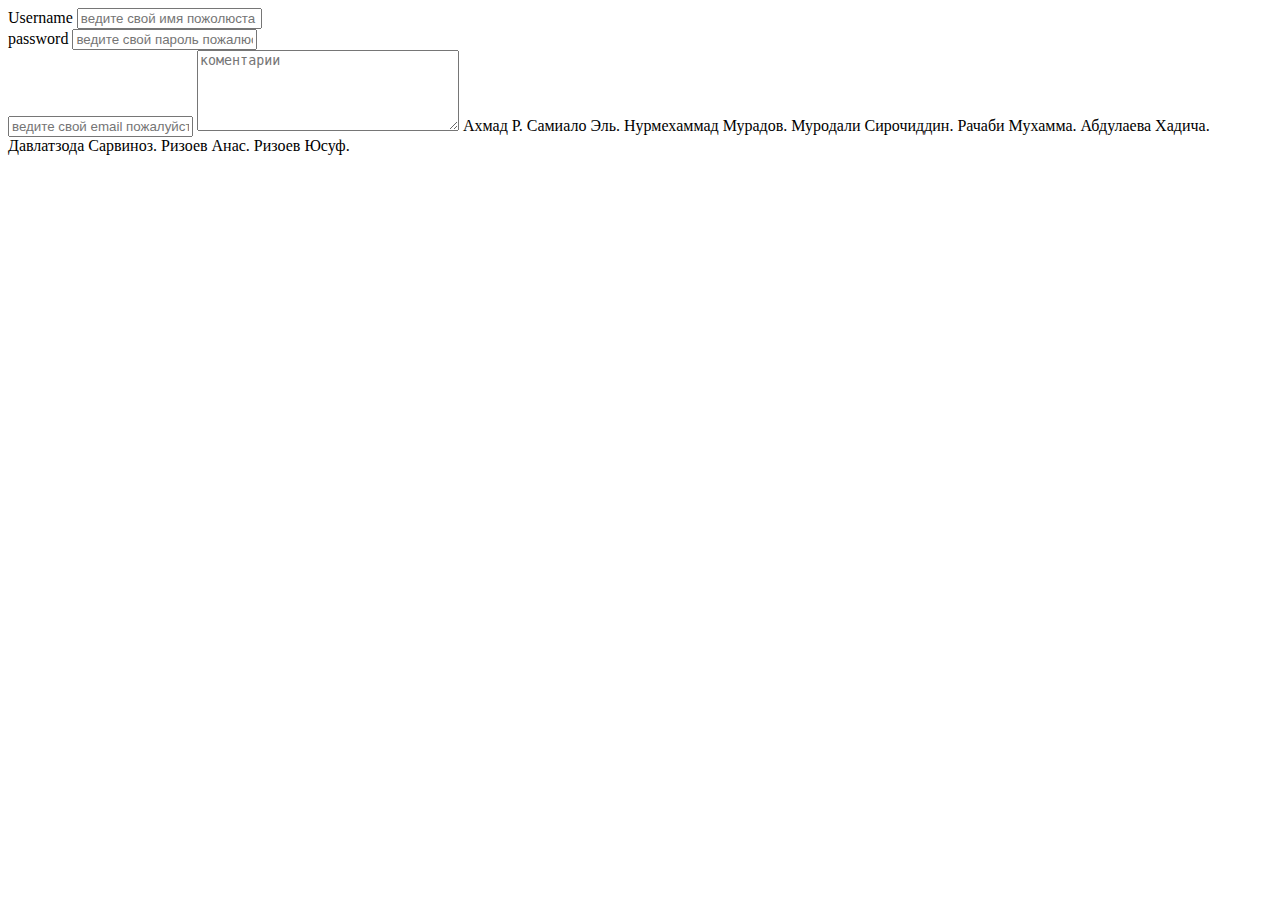
<file: index.html>
<!DOCTYPE html>
<html lang="en">
<head>
    <meta charset="UTF-8">
    <meta name="viewport" content="width=device-width, initial-scale=1.0">
    <title>Document</title>
</head>
<body>
    <form>
        <div>
            <label for="Username"> Username</label>
        
            <input for="text" id="Username" placeholder="ведите свой имя пожолюста"></input>   
        </div>
<div>
    <label for="password"> password</label>

    <input for="password" id="password" placeholder="ведите свой пароль пожалюста"></input>
    
</div>
         
            <label for="email" Email:></label>
            <input typr="email" id="email" placeholder="ведите свой email пожалуйста"></inpyt>
            
            <textarea name="textarea" id="textarea" cols="30" rows="5" placeholder="коментарии"></textarea>

           
</body> 
</html>

Ахмад Р.
Самиало Эль. 
Нурмехаммад Мурадов.
Муродали Сирочиддин.
Рачаби Мухамма.
Абдулаева Хадича.
Давлатзода Сарвиноз.
Ризоев Анас.
Ризоев Юсуф.
</file>
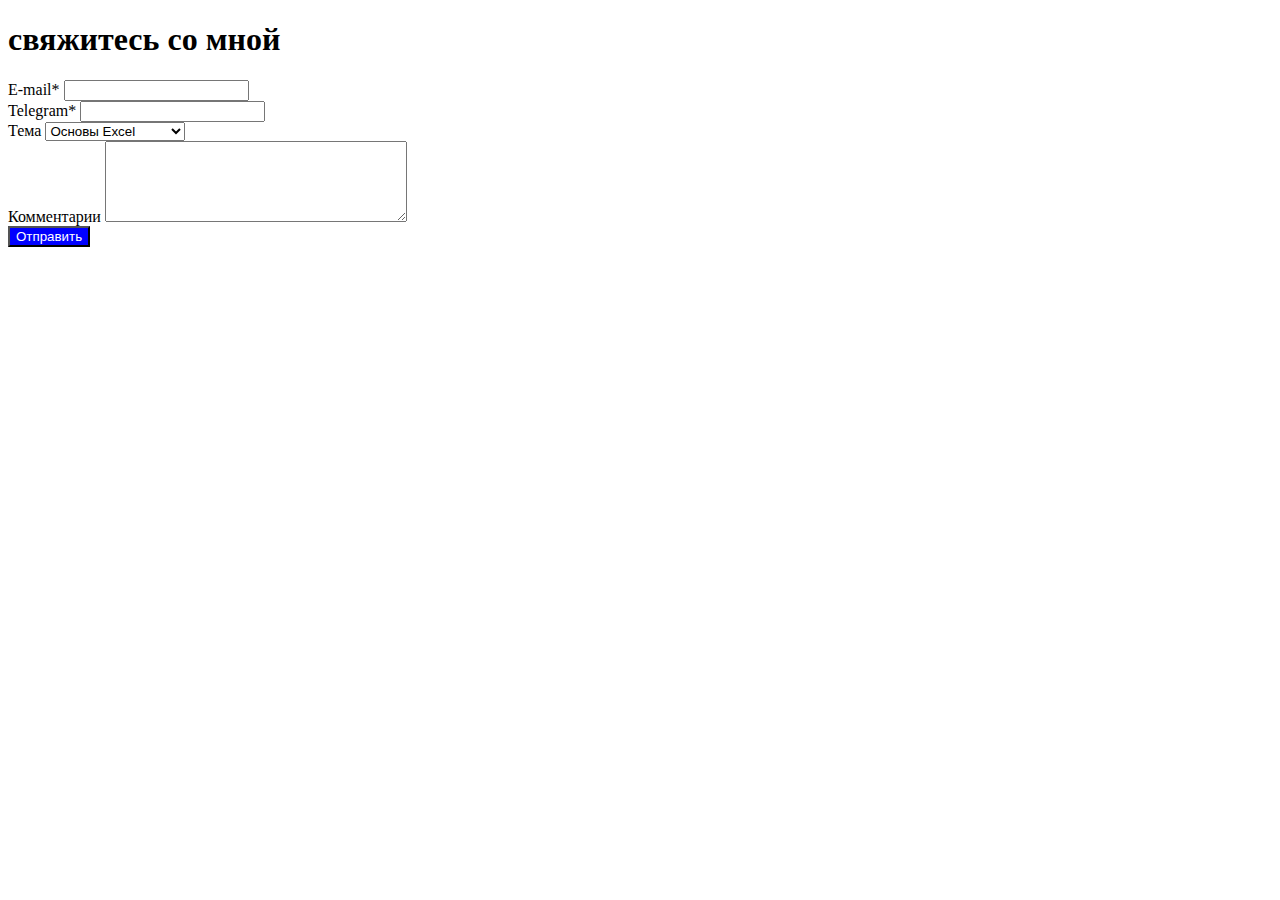
<file: form.html>
<!DOCTYPE html>
<html lang="en">
<head>
    <meta charset="UTF-8">
    <meta name="viewport" content="width=device-width, initial-scale=1.0">
    <title>Form Data</title>
</head>
<body>
    <form>
        <h1>свяжитесь со мной</h1>
        <div>
            <label for="email">E-mail*</label>
            <input type="email" name="Email" id="email">

        </div>

        <div>
            <label for="telegram">Telegram*</label>
            <input type="number"name="telegram" id="telegram">
        </div>

        <div>
            <label for="theme">Тема</label>
            <select name="theme" id="theme">
                <optgroup label="IT">
                  <option>Основы ОКП</option>
                </optgroup>
                <optgroup label="UI-UX">
                  <option>Основы Figma</option>
                  <option>Основы дизайна</option>
                </optgroup>
                <optgroup label="Аналитика">
                  <option selected>Основы Excel</option>
                  <option>Основы Python</option>
                </optgroup>
              </select>
        </div>
        <div>
            <label for="comment">Комментарии</label>
            <textarea name="comment" id="comment" rows="5" cols="35"></textarea>
        </div>
        <div>
            <button type="submit" style="background-color: blue; color: white;">Отправить</button>
        </div>
    </form>
</body>
</html>
</file>
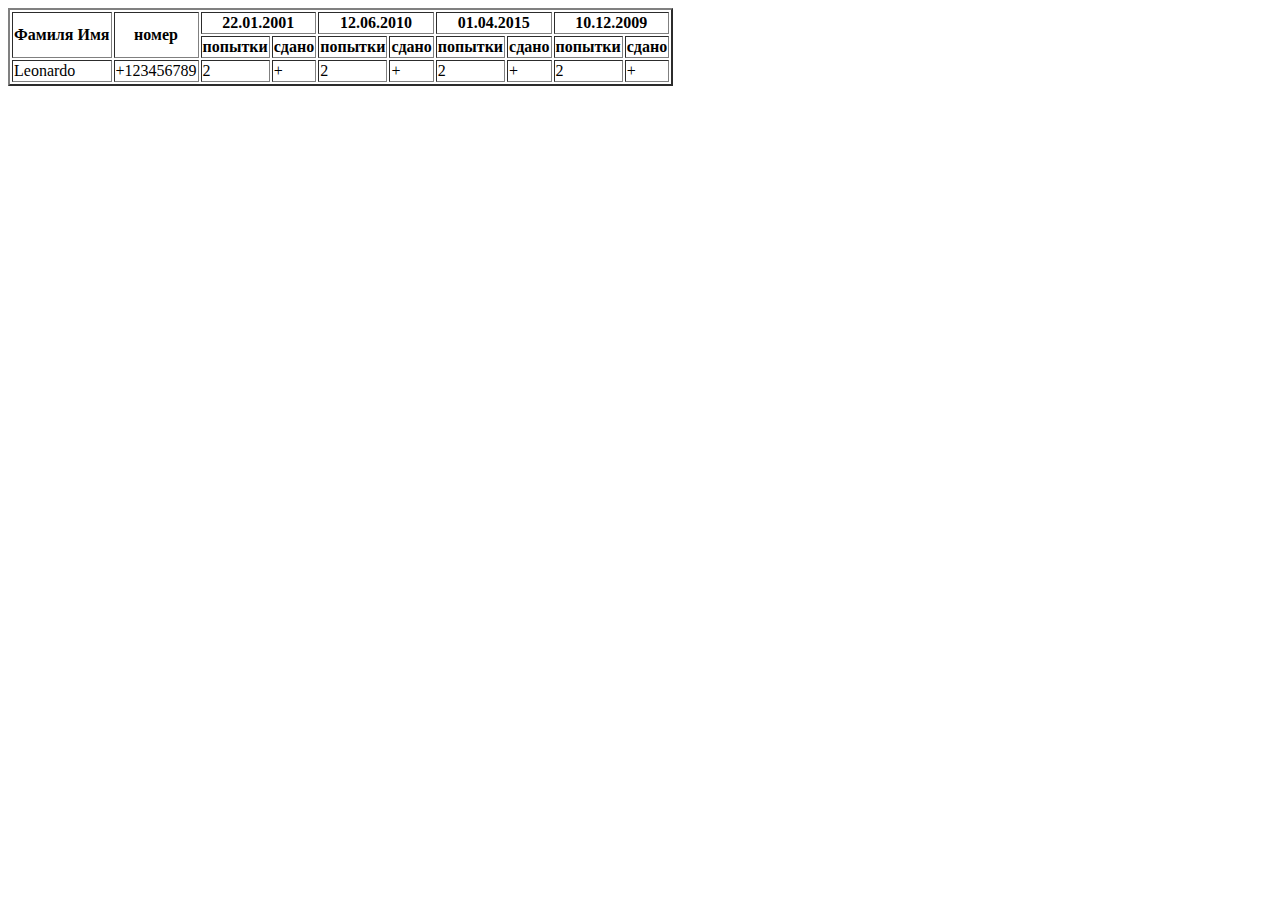
<file: tableEX.html>
<!DOCTYPE html>
<html lang="en">
<head>
    <meta charset="UTF-8">
    <meta name="viewport" content="width=device-width, initial-scale=1.0">
    <title>Document</title>
</head>
<body>
    <table border="2">
        <thead>
            <tr>
                <th rowspan="2">Фамиля Имя</th>
                <th rowspan="2">номер</th>
                <th colspan="2">22.01.2001</th>
                <th colspan="2">12.06.2010</th>
                <th colspan="2">01.04.2015</th>
                <th colspan="2">10.12.2009</th>
            </tr>
            <tr>
                <th>попытки</th>
                <th>сдано</th>
                <th>попытки</th>
                <th>сдано</th>
                <th>попытки</th>
                <th>сдано</th>
                <th>попытки</th>
                <th>сдано</th>
            </tr>
        </thead>
        <tbody>
         <tr>
            <td>Leonardo</td>
            <td>+123456789</td>
            <td>2</td>
            <td>+</td>
            <td>2</td>
            <td>+</td>
            <td>2</td>
            <td>+</td>
            <td>2</td>
            <td>+</td>
         </tr>
        </tbody>
    </table>
</body>
</html>
</file>
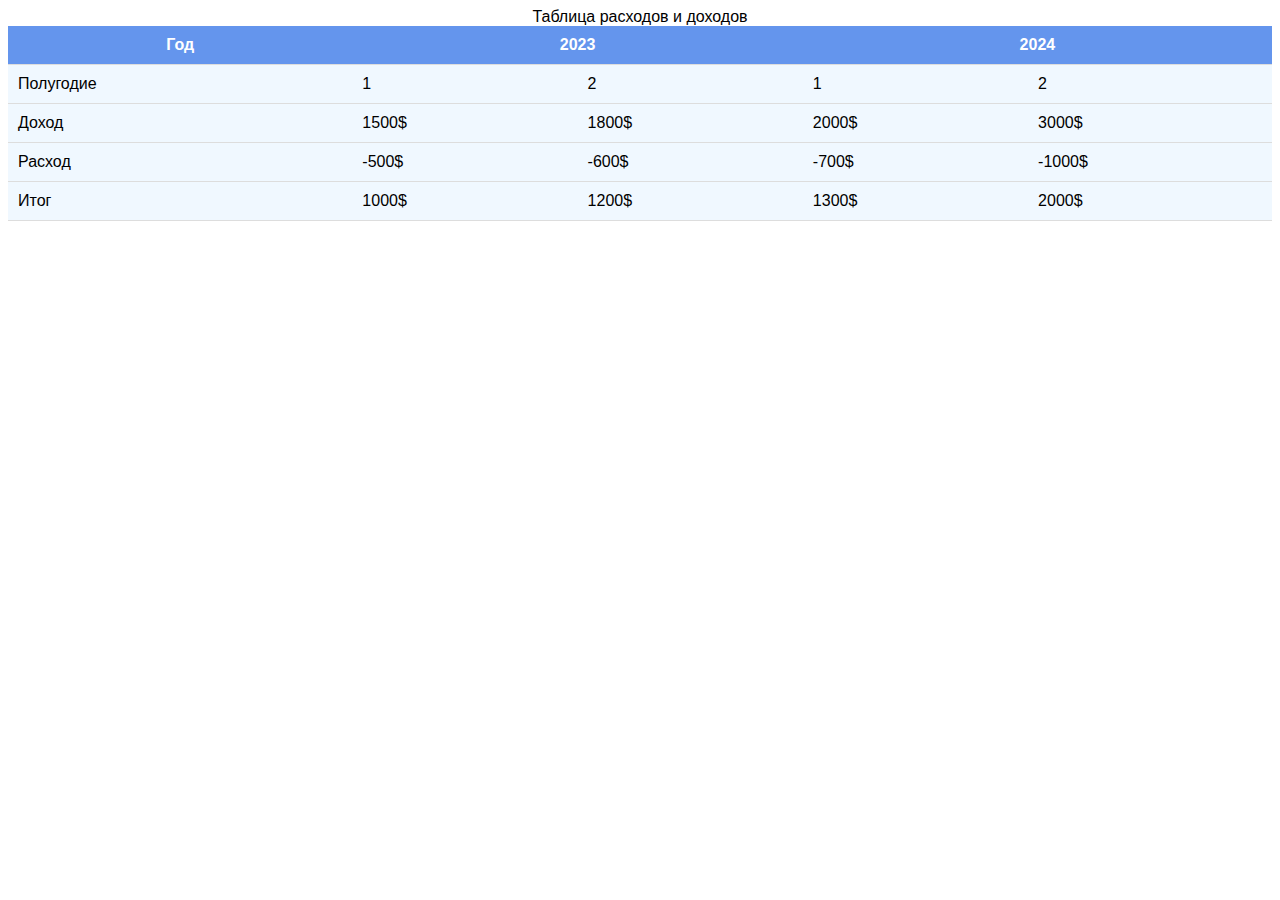
<file: tables.html>
<!DOCTYPE html>
<html lang="en">
<head>
    <meta charset="UTF-8">
    <meta name="viewport" content="width=device-width, initial-scale=1.0">
    <title>Document</title>
    <link rel="stylesheet" href="styles.css">
</head>
<body>
    <table class="firstTable">
        <caption>Таблица расходов и доходов</caption>
        <thead id="firstTHead">
            <tr>
                <th >Год</th>
                <th colspan="2">2023</th>
                <th colspan="2">2024</th>
            </tr>
        </thead>
        <tbody id="firstTBody">
            <tr>
                <td>Полугодие</td>
                <td>1</td>
                <td>2</td>
                <td>1</td>
                <td>2</td>
            </tr>
            <tr>
                <td>Доход</td>
                <td>1500$</td>
                <td>1800$</td>
                <td>2000$</td>
                <td>3000$</td>
            </tr>
            <tr>
                <td>Расход</td>
                <td>-500$</td>
                <td>-600$</td>
                <td>-700$</td>
                <td>-1000$</td>
            </tr>
            <tr>
                <td>Итог</td>
                <td>1000$</td>
                <td>1200$</td>
                <td>1300$</td>
                <td>2000$</td>
            </tr>
        </tbody>
    </table>
</body>
</html>
</file>
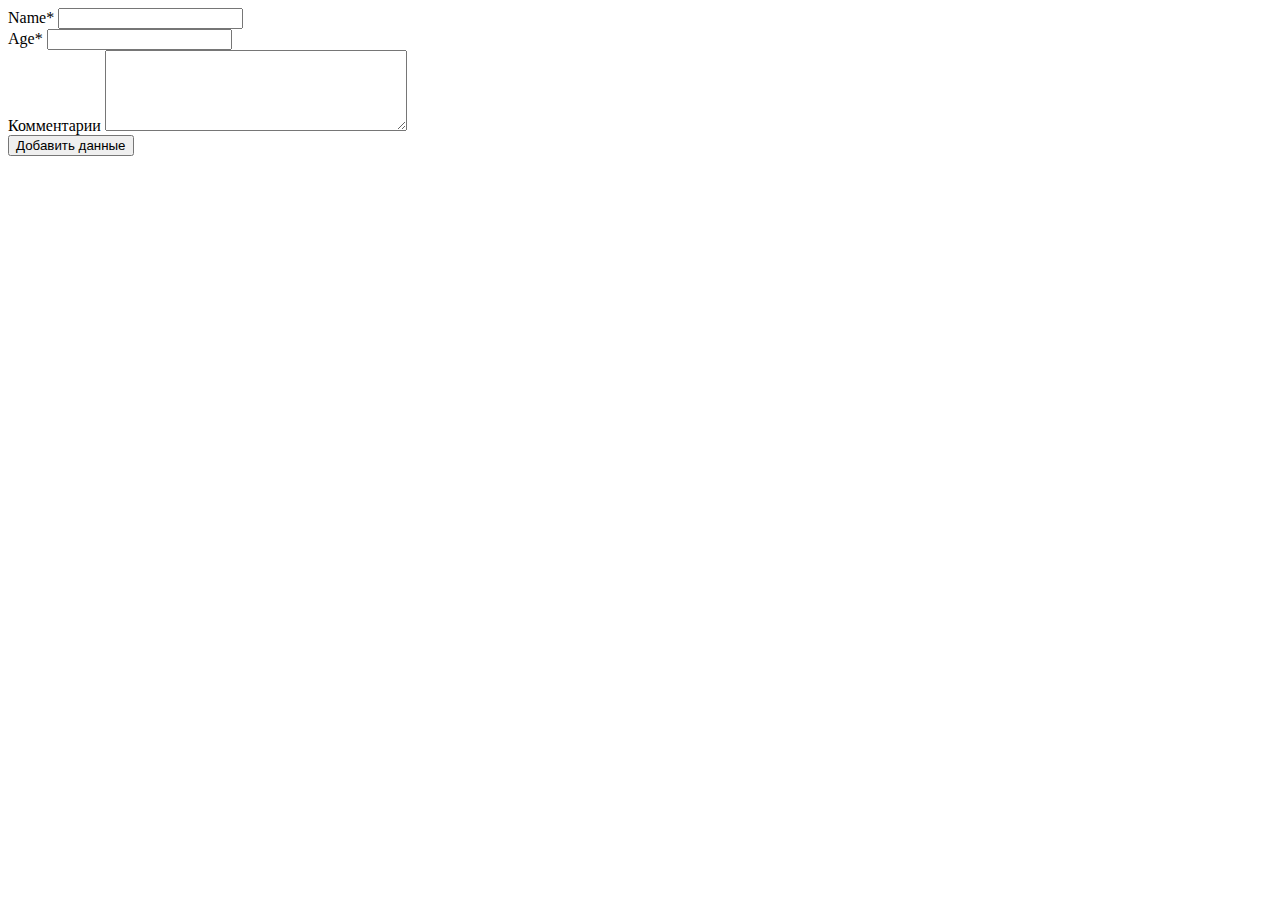
<file: JS Examples/demoJS.html>
<!DOCTYPE html>
<html lang="en">
<head>
    <meta charset="UTF-8">
    <meta name="viewport" content="width=device-width, initial-scale=1.0">
    <title>Document</title>
</head>
<body>
    <div>
        <label for="name">Name*</label>
        <input type="text" name="name" id="name">
    </div>
    <div>
        <label for="age">Age*</label>
        <input type="number" name="age" id="age">
    </div>
    <div>
        <label for="comment">Комментарии</label>
        <textarea name="comment" id="comment" rows="5" cols="35"></textarea>
    </div>
    <button onclick="addNewData()">Добавить данные</button>
    <script src="./objects.js"></script>
</body>
</html>
</file>
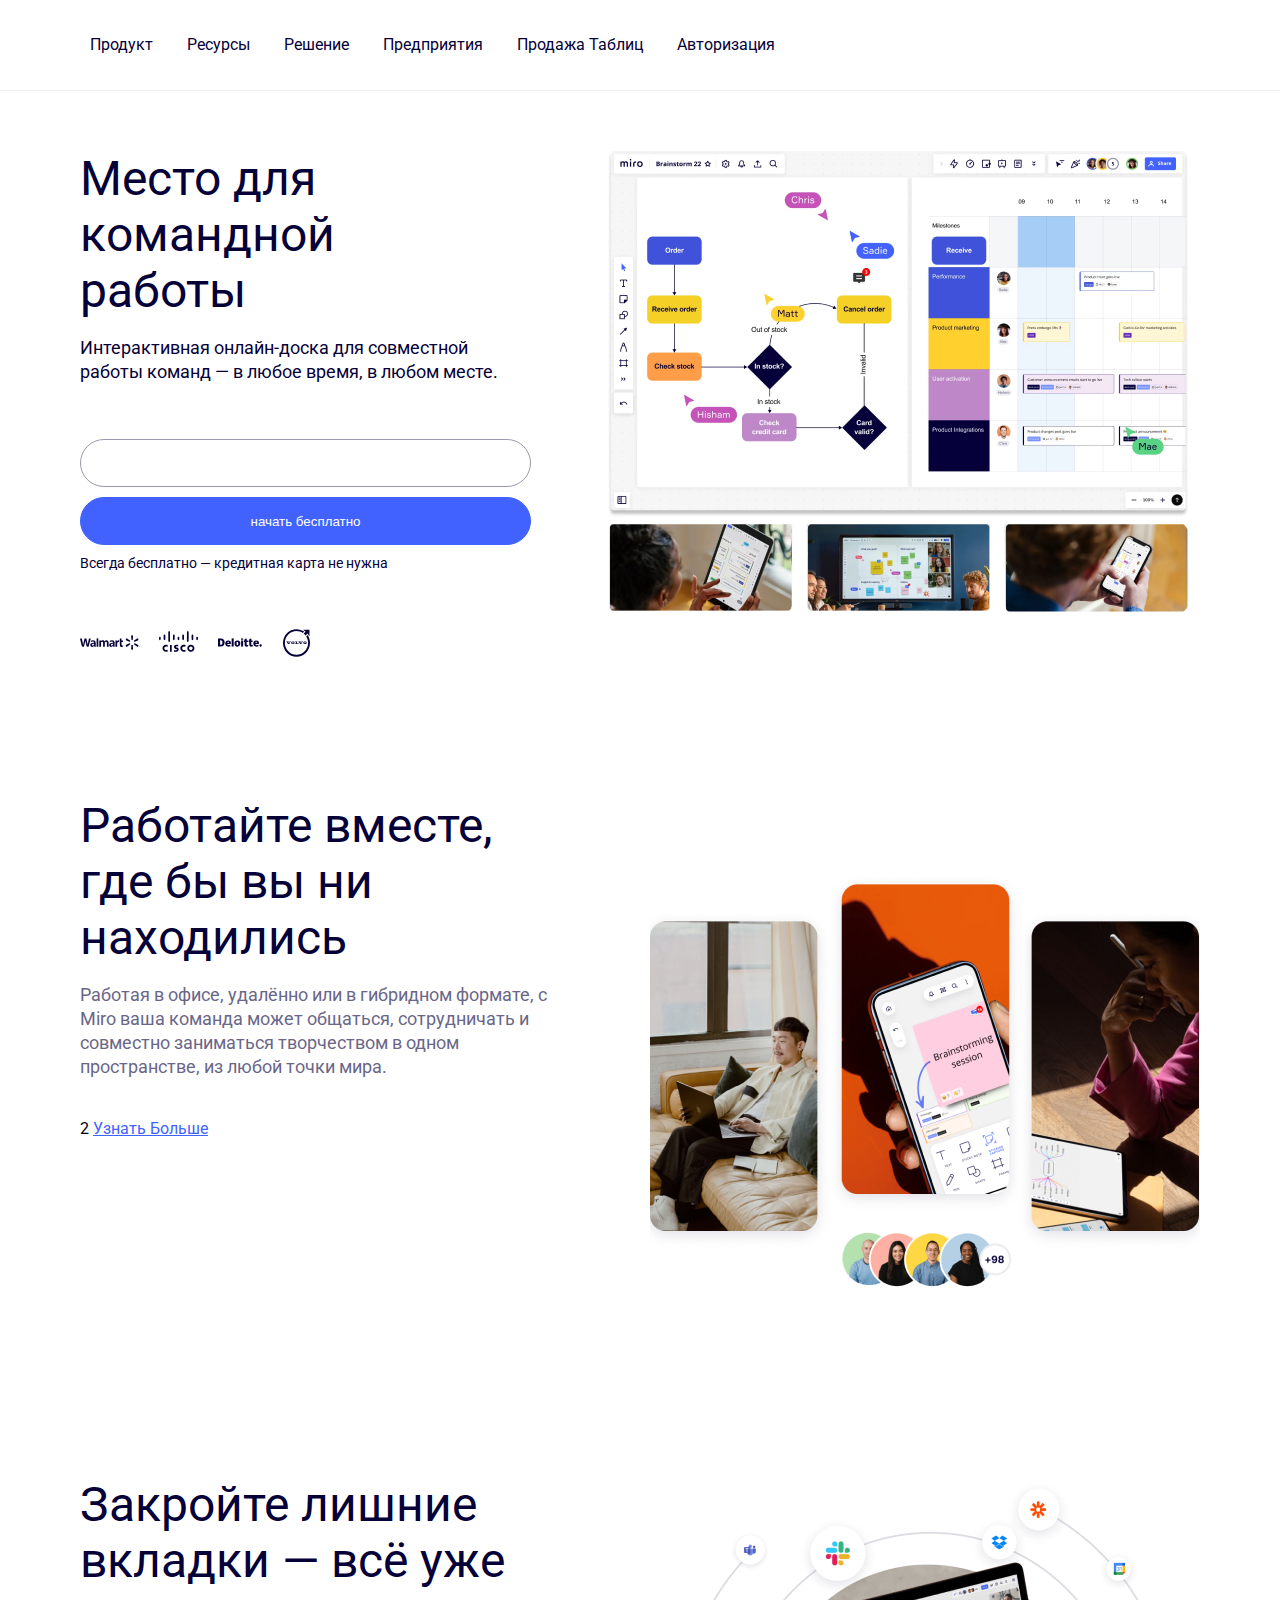
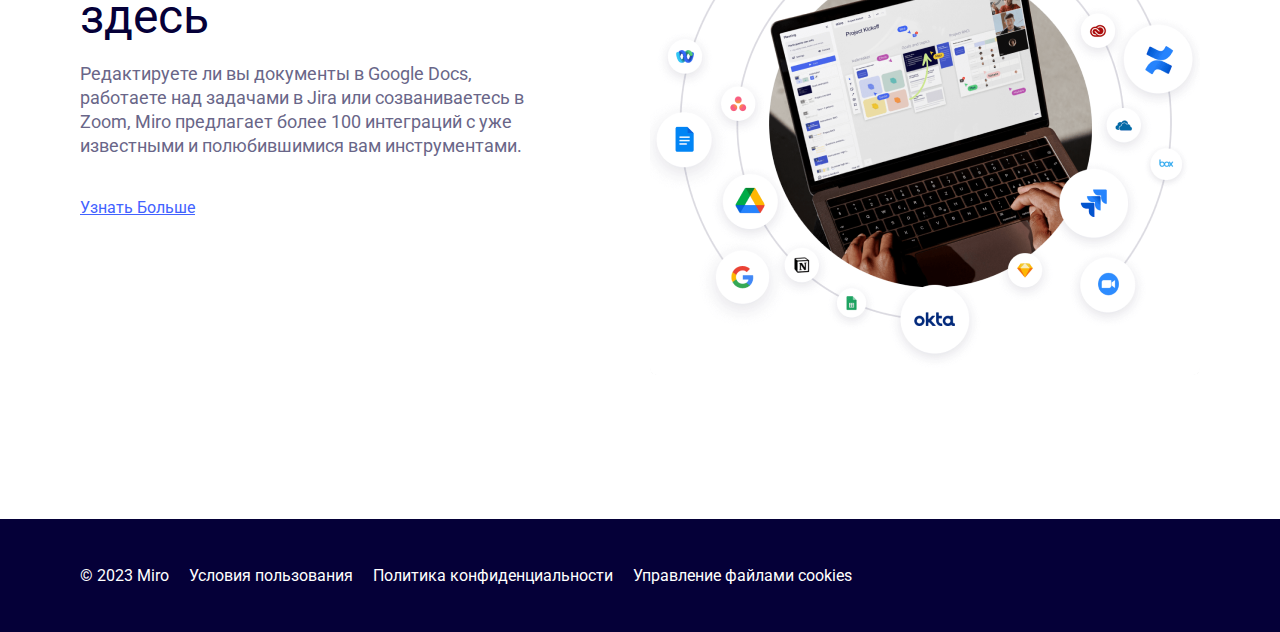
<file: Miro/miro.html>
<!DOCTYPE html>
<html lang="en">
<head>
    <meta charset="UTF-8">
    <meta name="viewport" content="width=device-width, initial-scale=1.0">
    <link rel="stylesheet" href="./styles/styles.css" />
    <link rel="preconnect" href="https://fonts.googleapis.com" />
    <link rel="preconnect" href="https://fonts.gstatic.com" crossorigin />
    <link
      href="https://fonts.googleapis.com/css2?family=Roboto&display=swap"
      rel="stylesheet"
    />
    <!-- <link rel="stylesheet" href="./styles/anoter-style.css" /> -->
    <title>Miro</title>
</head>
<body>
    <header>
        <nav>
            <ul>
                <li><a href="#">Продукт</a></li>
                <li><a href="#">Ресурсы</a></li>
                <li><a href="#">Решение</a></li>
                <li><a href="#">Предприятия</a></li>
                <li><a href="./table.html">Продажа Таблиц</a></li>
                <li><a href="./Modern Form Codings/form.html">Авторизация</a></li>
            </ul>
        </nav>
    </header>
    <main>
        <section id="hero">
            <div>
                <h1>
                    Место для
                    командной <br>
                    работы
                </h1> 
                <p class="heroText">Интерактивная онлайн-доска для совместной работы команд — в любое время, в любом месте.</p>
                <form class="heroForm">
                    <input type="email" id="email">
                    <button id="heroButton" class="test test2">начать бесплатно</button>
                </form>
                <p>Всегда бесплатно — кредитная карта не нужна</p>
                <div class="heroLogos">
                    <img src="./images/Group 1.svg" alt="">
                </div>
            </div> 
           <div>
                <img src="./images/hero.png" alt="">
           </div> 
        </section>
        <section class="section">
            <div>
                <h1>Работайте вместе, где бы вы ни находились</h1>
                <p class="sectionText">Работая в офисе, удалённо или в гибридном формате, с Miro ваша команда может общаться, 
                    сотрудничать и совместно заниматься творчеством в одном пространстве, из любой точки мира.</p>
                    2
                <a href="*" class="link">Узнать Больше</a>
            </div>
            <div>
                <img src="./images/1.png" alt="">
            </div>
        </section>
        <section class="section section-reverse">
            <div>
                <img src="./images/2.png" alt="">
            </div>
            <div>
                <h1>Закройте лишние вкладки — всё уже здесь</h1>
                <p class="sectionText">Редактируете ли вы документы в Google Docs, работаете над задачами в Jira
                     или созваниваетесь в Zoom, Miro предлагает более 100 интеграций с уже известными и полюбившимися вам инструментами.</p>
                <a class="link" href="*">Узнать Больше</a>
            </div>
        </section>
        <footer>
            <div>
                <a href="">© 2023 Miro</a>
                <a href="">Условия пользования</a>
                <a href="">Политика конфиденциальности</a>
                <a href="">Управление файлами cookies</a>
            </div>
        </footer>
    </main>
</body>
</html>
</file>
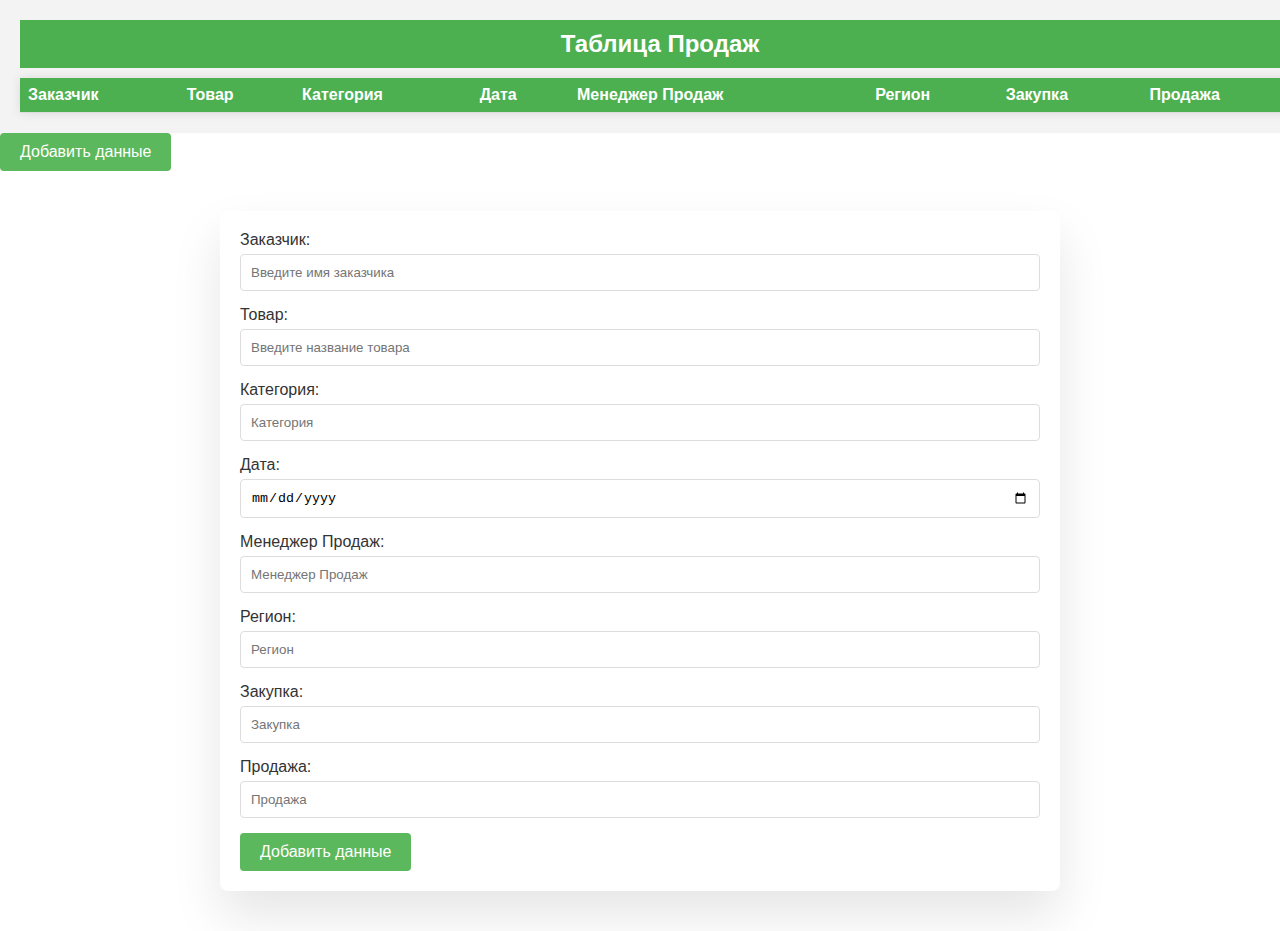
<file: Miro/table.html>
<!DOCTYPE html>
<html lang="en">
<head>
    <meta charset="UTF-8">
    <meta name="viewport" content="width=device-width, initial-scale=1.0">
    <title>Document</title>
    <style>
        html, body {
          margin: 0;
          padding: 0;
          font-family: Arial, sans-serif;
        }
      
        .table-container {
          width: 100%;
          padding: 20px;
          background-color: #f3f3f3;
        }
      
        table {
          width: 100%;
          border-collapse: collapse;
          margin: auto;
          background-color: #fff;
          box-shadow: 0 0 10px rgba(0, 0, 0, 0.1);
        }
      
        caption {
          font-size: 24px;
          font-weight: bold;
          padding: 10px;
          text-align: center;
          background-color: #4CAF50;
          color: white;
          margin-bottom: 10px;
        }
      
        th, td {
          padding: 8px;
          text-align: left;
          border-bottom: 1px solid #ddd;
        }
      
        th {
          background-color: #4CAF50;
          color: white;
        }
      
        tr:hover {background-color: #f5f5f5;}
      
        @media screen and (max-width: 600px) {
          .table-container {
            padding: 5px;
          }
          th, td {
            padding: 4px;
            font-size: 14px;
          }
        }
      
        .form-container {
          max-width: 800px;
          margin: 40px auto;
          padding: 20px;
          background-color: #fff;
          box-shadow: 0 25px 50px rgba(0, 0, 0, 0.1);
          border-radius: 8px;
        }
        .form-group {
          margin-bottom: 15px;
        }
        label {
          display: block;
          margin-bottom: 5px;
          color: #333;
        }
        input[type='text'],
        input[type='date'],
        input[type='number'] {
          width: 100%;
          padding: 10px;
          border: 1px solid #ddd;
          border-radius: 4px;
          box-sizing: border-box;
        }
        button {
          padding: 10px 20px;
          background-color: #5cb85c;
          color: white;
          border: none;
          border-radius: 4px;
          cursor: pointer;
          font-size: 16px;
        }
        button:hover {
          background-color: #4cae4c;
        }
      </style>
</head>
<body>
    <div class="table-container">
        <table id="myTable">
            <caption>Таблица Продаж</caption>
            <thead>
                <tr>
                    <th>Заказчик</th>
                    <th>Товар</th>
                    <th>Категория</th>
                    <th>Дата</th>
                    <th>Менеджер Продаж</th>
                    <th>Регион</th>
                    <th>Закупка</th>
                    <th>Продажа</th>
                  </tr>
            </thead>
            <tbody>
                <!-- Здесь будут добавленны данные через JS -->
            </tbody>
        </table>
    </div>
    <button onclick="AddRows()">Добавить данные</button>

    <div class="form-container">
        <div class="form-group">
          <label for="customerInput">Заказчик:</label>
          <input type="text" id="customerInput" placeholder="Введите имя заказчика">
        </div>
        <div class="form-group">
          <label for="productInput">Товар:</label>
          <input type="text" id="productInput" placeholder="Введите название товара">
        </div>
        <div class="form-group">
          <label for="categoryInput">Категория:</label>
          <input type="text" id="categoryInput" placeholder="Категория">
        </div>
        <div class="form-group">
          <label for="dateInput">Дата:</label>
          <input type="date" id="dateInput" placeholder="Дата">
        </div>
        <div class="form-group">
          <label for="salesManagerInput">Менеджер Продаж:</label>
          <input type="text" id="salesManagerInput" placeholder="Менеджер Продаж">
        </div>
        <div class="form-group">
          <label for="regionInput">Регион:</label>
          <input type="text" id="regionInput" placeholder="Регион">
        </div>
        <div class="form-group">
          <label for="purchaseInput">Закупка:</label>
          <input type="text" id="purchaseInput" placeholder="Закупка">
        </div>
        <div class="form-group">
          <label for="saleInput">Продажа:</label>
          <input type="text" id="saleInput" placeholder="Продажа">
        </div>
        <!-- Поля для остальных данных -->
        <button onclick="addData()">Добавить данные</button>
      </div>
    <script>

        function AddRows() {
        
// Генерация случайного имени клиента
function generateRandomCustomerName() {
    var prefixes = ["ООО", "ЗАО", "ИП"];
    var names = ["Ромашка", "Пион", "Гвоздика", "Лилия", "Роза", "Тюльпан"];
    var prefix = prefixes[Math.floor(Math.random() * prefixes.length)];
    var name = names[Math.floor(Math.random() * names.length)];
    return `${prefix} '${name}'`;
  }
  
  // Генерация случайного продукта и категории
  function generateRandomProductAndCategory() {
    var products = ["Планшет", "Ноутбук", "Смартфон", "Клавиатура", "Мышь"];
    var categories = ["Мебель", "Одежда", "Электроника", "Бытовая техника"];
    var product = products[Math.floor(Math.random() * products.length)];
    var category = categories[Math.floor(Math.random() * categories.length)];
    return { product: product, category: category };
  }
  
  // Генерация случайной даты
  function generateRandomDate() {
    var startDate = new Date(2023, 0, 1); // 1 января 2023
    var endDate = new Date(2023, 11, 31); // 31 декабря 2023
    var randomDate = new Date(startDate.getTime() + Math.random() * (endDate.getTime() - startDate.getTime()));
    return randomDate.toISOString().slice(0, 10); // Формат YYYY-MM-DD
  }
  
  // Генерация случайного имени менеджера продаж
  function generateRandomSalesManagerName() {
    var firstNames = ["Иван", "Петр", "Александр", "Сергей", "Михаил"];
    var lastNames = ["Иванов", "Петров", "Сидоров", "Кузнецов", "Смирнов"];
    var firstName = firstNames[Math.floor(Math.random() * firstNames.length)];
    var lastName = lastNames[Math.floor(Math.random() * lastNames.length)];
    return `${firstName} ${lastName.charAt(0)}.`;
  }
  
  // Генерация случайной суммы покупки и продажи
  function generateRandomPurchaseAndSale() {
    var minPurchase = 10000;
    var maxPurchase = 50000;
    var purchase = Math.floor(minPurchase + Math.random() * (maxPurchase - minPurchase + 1));
  
    // Продажная цена в два раза выше покупной
    var sale = purchase * 2;
  
    return { purchase: purchase, sale: sale };
  }
  
  // Генерация случайной региона
  function generateRandomRegion() {
    var regions = ["Москва", "Санкт-Петербург", "Екатеринбург", "Казань", "Новосибирск"];
    return regions[Math.floor(Math.random() * regions.length)];
  }
  
  // Генерация 30 случайных объектов данных
  var salesData = [];
  for (var i = 0; i < 30; i++) {
    var customer = generateRandomCustomerName();
    var productAndCategory = generateRandomProductAndCategory();
    var date = generateRandomDate();
    var salesManager = generateRandomSalesManagerName();
    var purchaseAndSale = generateRandomPurchaseAndSale();
    var region = generateRandomRegion();
  
    var data = {
      customer: customer,
      product: productAndCategory.product,
      category: productAndCategory.category,
      date: date,
      salesManager: salesManager,
      region: region,
      purchase: purchaseAndSale.purchase,
      sale: purchaseAndSale.sale
    };
  
    salesData.push(data);
  }


// var salesData = [
//     { customer: "ООО 'Созвездие'", product: "Ноутбук", category: "Электроника", date: "2023-05-12", salesManager: "Андреев А.А.", region: "Москва", purchase: 32000, sale: 64000 },
//     { customer: "ИП 'Алмаз'", product: "Смартфон", category: "Электроника", date: "2023-09-28", salesManager: "Сидоров С.П.", region: "Санкт-Петербург", purchase: 22000, sale: 44000 },
//     { customer: "ООО 'Золотой ключ'", product: "Мышь", category: "Электроника", date: "2023-02-15", salesManager: "Иванов И.И.", region: "Москва", purchase: 8000, sale: 16000 },
//     { customer: "ООО 'Лунный свет'", product: "Планшет", category: "Электроника", date: "2023-11-05", salesManager: "Кузнецов К.К.", region: "Екатеринбург", purchase: 18000, sale: 36000 },
//     { customer: "ООО 'Зеленый лес'", product: "Клавиатура", category: "Электроника", date: "2023-08-20", salesManager: "Петров П.П.", region: "Казань", purchase: 10000, sale: 20000 },
//     { customer: "ЗАО 'Черная роза'", product: "Ноутбук", category: "Электроника", date: "2023-04-17", salesManager: "Смирнов С.С.", region: "Новосибирск", purchase: 35000, sale: 70000 },
//     { customer: "ООО 'Радуга'", product: "Планшет", category: "Электроника", date: "2023-10-09", salesManager: "Алексеев А.А.", region: "Санкт-Петербург", purchase: 19000, sale: 38000 },
//     { customer: "ИП 'Звездочка'", product: "Смартфон", category: "Электроника", date: "2023-07-24", salesManager: "Павлов П.П.", region: "Москва", purchase: 24000, sale: 48000 },
//     { customer: "ООО 'Солнечный луч'", product: "Мышь", category: "Электроника", date: "2023-01-30", salesManager: "Соколов С.С.", region: "Казань", purchase: 9000, sale: 18000 },
//     { customer: "ООО 'Северный ветер'", product: "Клавиатура", category: "Электроника", date: "2023-06-18", salesManager: "Козлов К.К.", region: "Новосибирск", purchase: 11000, sale: 22000 },
//     { customer: "ИП 'Синий океан'", product: "Ноутбук", category: "Электроника", date: "2023-12-08", salesManager: "Лебедев Л.Л.", region: "Екатеринбург", purchase: 30000, sale: 60000 },
//     { customer: "ООО 'Белая рыбка'", product: "Планшет", category: "Электроника", date: "2023-03-11", salesManager: "Калинин К.К.", region: "Санкт-Петербург", purchase: 17000, sale: 34000 },
//     { customer: "ООО 'Звездный путь'", product: "Смартфон", category: "Электроника", date: "2023-09-04", salesManager: "Сергеев С.С.", region: "Москва", purchase: 26000, sale: 52000 },
//     { customer: "ИП 'Радужный мост'", product: "Мышь", category: "Электроника", date: "2023-02-22", salesManager: "Федоров Ф.Ф.", region: "Казань", purchase: 9500, sale: 19000 },
// ];

var table = document.getElementById("myTable").getElementsByTagName('tbody')[0];
  salesData.forEach(function(item) {
    var row = table.insertRow();
    var cell1 = row.insertCell(0);
    var cell2 = row.insertCell(1);
    var cell3 = row.insertCell(2);
    var cell4 = row.insertCell(3);
    var cell5 = row.insertCell(4);
    var cell6 = row.insertCell(5);
    var cell7 = row.insertCell(6);
    var cell8 = row.insertCell(7);
    cell1.innerHTML = item.customer;
    cell2.innerHTML = item.product;
    cell3.innerHTML = item.category;
    cell4.innerHTML = item.date;
    cell5.innerHTML = item.salesManager;
    cell6.innerHTML = item.region;
    cell7.innerHTML = item.purchase;
    cell8.innerHTML = item.sale;
  });
}

function addData() {
  var table = document.getElementById("myTable").getElementsByTagName('tbody')[0];
  var row = table.insertRow();

  var customerCell = row.insertCell(0);
  var productCell = row.insertCell(1);
  var categoryCell = row.insertCell(2);
  var dateCell = row.insertCell(3);
  var salesManagerCell = row.insertCell(4);
  var regionCell = row.insertCell(5);
  var purchaseCell = row.insertCell(6);
  var saleCell = row.insertCell(7);
  // Ячейки для остальных столбцов

  // Получаем данные из формы
  var customer = document.getElementById("customerInput").value;
  var product = document.getElementById("productInput").value;
  var category = document.getElementById("categoryInput").value;
  var date = document.getElementById("dateInput").value;
  var salesManager = document.getElementById("salesManagerInput").value;
  var region = document.getElementById("regionInput").value;
  var purchase = document.getElementById("purchaseInput").value;
  var sale = document.getElementById("saleInput").value;
  // Значения для остальных столбцов

  // Добавляем данные в ячейки
  customerCell.innerHTML = customer;
  productCell.innerHTML = product;
  categoryCell.innerHTML = category;
  dateCell.innerHTML = date;
  salesManagerCell.innerHTML = salesManager;
  regionCell.innerHTML = region;
  purchaseCell.innerHTML = purchase;
  saleCell.innerHTML = sale;
  // Заполнение остальных ячеек

  // Очищаем поля ввода
//   document.getElementById("customerInput").value = "";
//   document.getElementById("productInput").value = "";
//   document.getElementById("categoryInput").value = "";
//   document.getElementById("dateInput").value = "";
//   document.getElementById("salesManagerInput").value = "";
//   document.getElementById("regionInput").value = "";
//   document.getElementById("purchaseInput").value = "";
//   document.getElementById("saleInput").value = "";
  // Очистка остальных полей ввода
}
    </script>
</body>
</html>
</file>
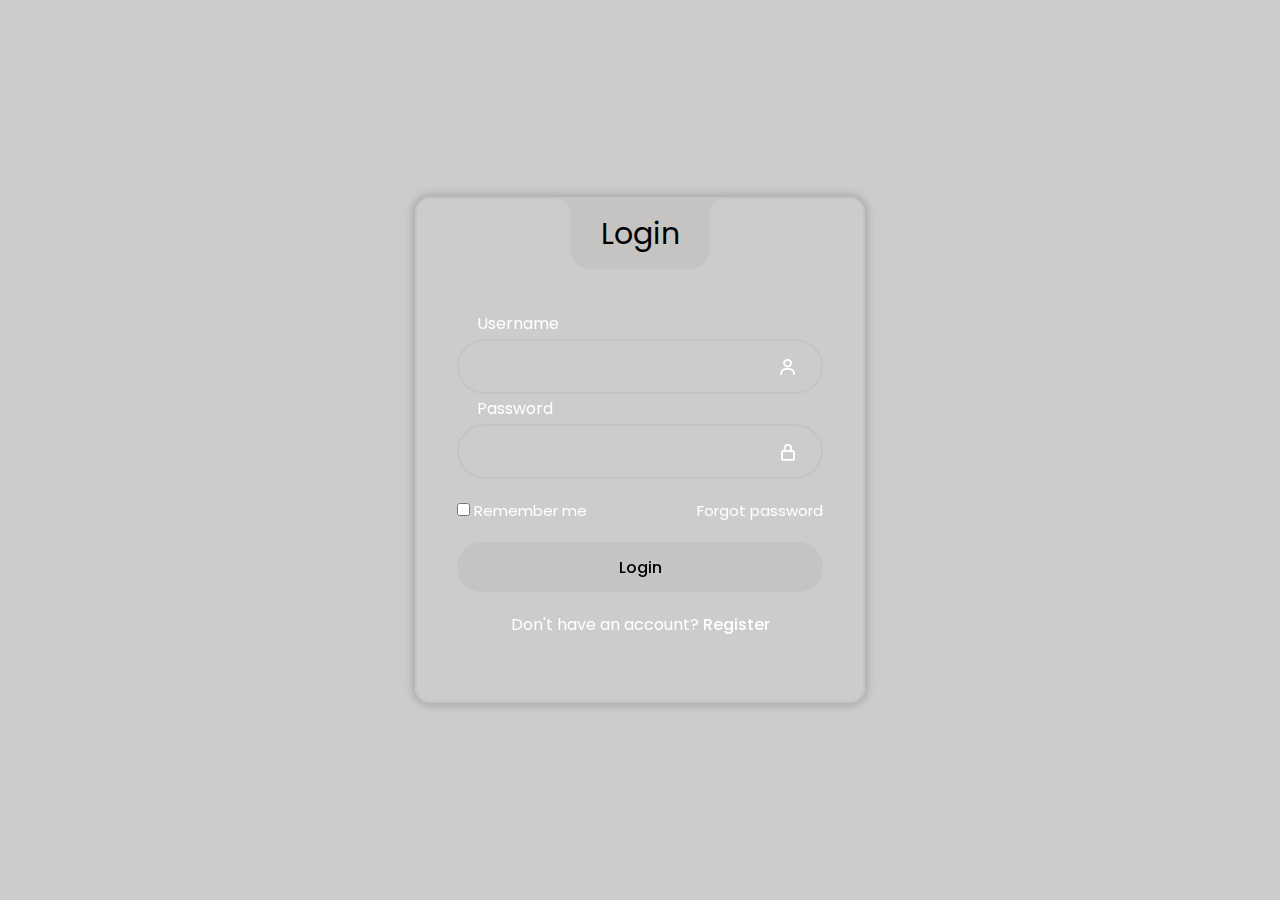
<file: Modern Form Codings/form.html>
<!DOCTYPE html>
<html lang="en">

<head>
    <meta charset="UTF-8">
    <meta name="viewport" content="width=device-width, 
    initial-scale=1.0">
    <title>Refistration Form</title>
    <link rel="website icon" href="frontend-icon-12.jpg">
    <link rel='stylesheet' href='https://unpkg.com/boxicons@2.1.4/css/boxicons.min.css'>

    <link rel='stylesheet' href='https://fonts.googleapis.com/css2?family=Poppins&amp;display=swap'>
    <link rel="stylesheet" href="form.css">
    <link rel="stylesheet" href="https://cdnjs.cloudflare.com/ajax/libs/font-awesome/5.15.3/css/all.min.css">

</head>

<body>
    <div class="wrapper">
        <div class="login-box">
            <div class="login-header">

                <span> Login</span>
            </div>
            <form action="http://127.0.0.1:5500/project/booklist.html" get="" enctype="multipart/form-data"
                onsubmit="return login()">
                <div class="input-box">
                    <input type="text" id="user" class="input-field" required>

                    <label for="user" class="label">Username
                    </label>
                    <i class="bx bx-user icon"></i>
                </div>
                <div class="input-box">
                    <input type="password" id="pass" class="input-field" autocomplete="off">
                    <label for="pass" class="label">Password</label>
                    <i class="bx bx-lock-alt icon" id="show-password">

                    </i>
                </div>
                <div class="remember-forgot">
                    <div class="remember-me">
                        <input type="checkbox" id="remember">
                        <label for="remember">Remember me</label>
                    </div>
                    <div class="forgot">
                        <a href="#">Forgot password</a>
                    </div>
                </div>

                <div class="input-box">
                    <input type="submit" class="input-submit" value="Login">
                </div>
                <div class="register">
                    <span>Don't have an account?
                        <a href="#">Register</a></span>
                </div>
            </form>
        </div>

    </div>
    <script src="form.js"></script>
</body>

</html>
</file>
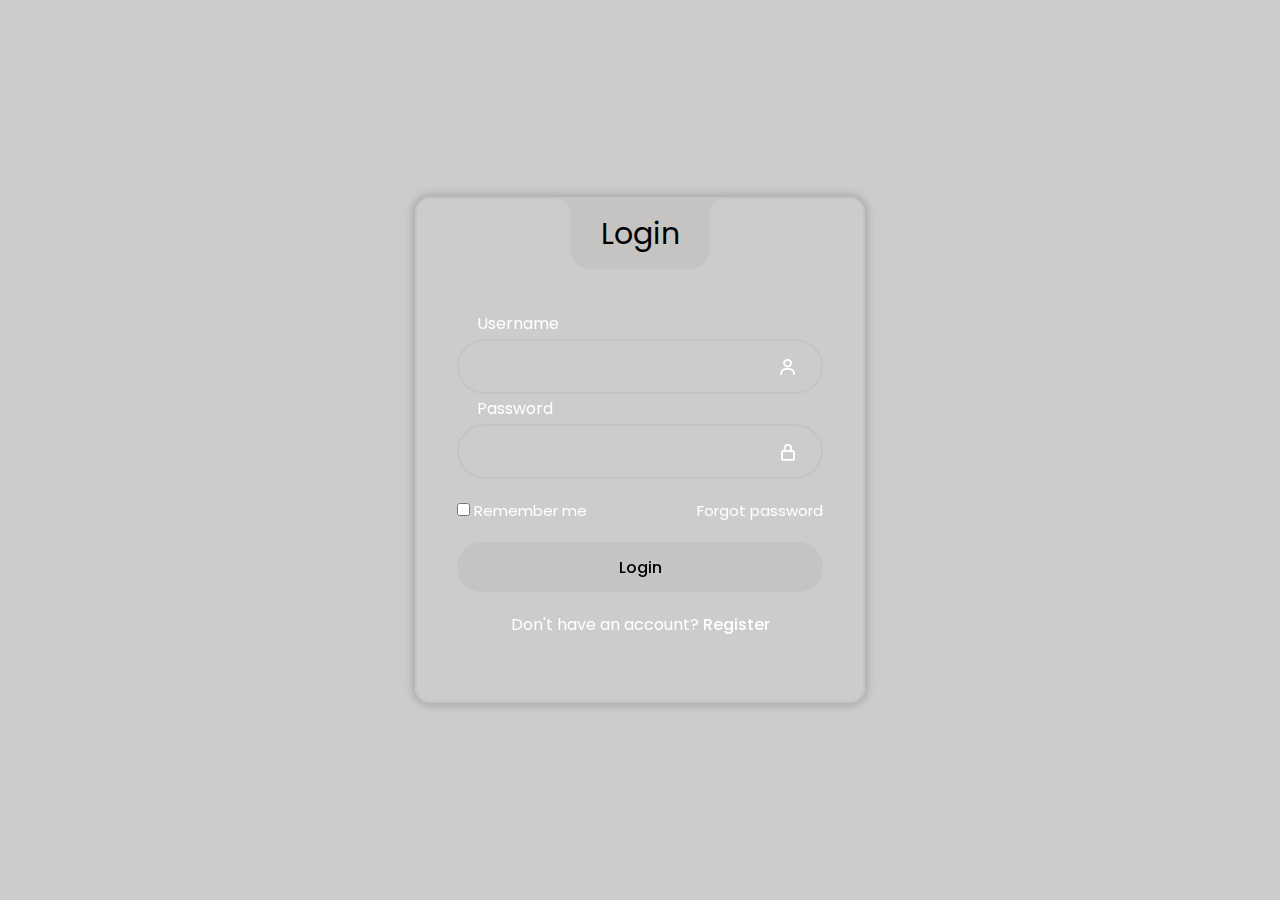
<file: Miro/Modern Form Codings/form.html>
<!DOCTYPE html>
<html lang="en">

<head>
    <meta charset="UTF-8">
    <meta name="viewport" content="width=device-width, 
    initial-scale=1.0">
    <title>Refistration Form</title>
    <link rel="website icon" href="frontend-icon-12.jpg">
    <link rel='stylesheet' href='https://unpkg.com/boxicons@2.1.4/css/boxicons.min.css'>

    <link rel='stylesheet' href='https://fonts.googleapis.com/css2?family=Poppins&amp;display=swap'>
    <link rel="stylesheet" href="form.css">
    <link rel="stylesheet" href="https://cdnjs.cloudflare.com/ajax/libs/font-awesome/5.15.3/css/all.min.css">

</head>

<body>
    <div class="wrapper">
        <div class="login-box">
            <div class="login-header">

                <span> Login</span>
            </div>
            <form action="../index.html" get="" enctype="multipart/form-data" 
                onsubmit="return login()">
                <div class="input-box">
                    <input type="text" id="user" class="input-field" required>

                    <label for="user" class="label">Username
                    </label>
                    <i class="bx bx-user icon"></i>
                </div>
                <div class="input-box">
                    <input type="password" id="pass" class="input-field" autocomplete="off">
                    <label for="pass" class="label">Password</label>
                    <i class="bx bx-lock-alt icon" id="show-password">

                    </i>
                </div>
                <div class="remember-forgot">
                    <div class="remember-me">
                        <input type="checkbox" id="remember">
                        <label for="remember">Remember me</label>
                    </div>
                    <div class="forgot">
                        <a href="#">Forgot password</a>
                    </div>
                </div>

                <div class="input-box">
                    <input type="submit" class="input-submit" value="Login">
                </div>
                <div class="register">
                    <span>Don't have an account?
                        <a href="#">Register</a></span>
                </div>
            </form>
        </div>

    </div>
    <script src="form.js"></script>
</body>

</html>
</file>
<file: styles.css>
.firstTable {
    border-collapse: collapse;
    width: 100%;
    font-family: Arial, sans-serif;
}

#firstTHead {
    background-color: #6495ED;
    color: white;
}

thead th {
    padding: 10px;
}

#firstTBody {
    background-color: #F0F8FF;
}

tbody td {
    padding: 10px;
}

tbody tr:hover {
    background-color: #c40202;
}

th, td {
    border-bottom: 1px solid #ddd;
}
</file>
<file: Miro/styles/styles.css>
* {
	box-sizing: border-box;
}

body {
	font-family: "Roboto", sans-serif;
	margin: 0;
}

h1 {
	margin: 0 0 17px 0;
}

h2 {
	margin: 60px 0 19px 0;
}

h1, h2 {
	font-weight: 400;
	font-size: 48px;
	line-height: 56px;
	color: #050038;
}

section {
	max-width: 1200px;
	margin: 0 auto;
	padding: 0 40px;
	margin-bottom: 140px;
}

p {
	font-weight: 400;
	font-size: 18px;
	line-height: 24px;
}

header {
	border-bottom: 1px solid #F0F0F0;
	margin-bottom: 60px;
}


header a {
	font-weight: 400;
	font-size: 16px;
	line-height: 24px;
	color: #050038;
	text-decoration: none;
}

nav {
	padding: 33px 50px;
	margin-bottom: 60px;
	max-width: 1200px;
	margin: 0 auto;
}

nav ul {
	list-style: none;
	padding: 0;
	margin: 0;
	display: flex;
	gap: 34px;
}

footer {
	background: #050038;
	padding: 47px 40px;
	color: white;
}

footer > div {
	max-width: 1200px;
	margin: 0 auto;
	display: flex;
	padding: 0 40px;
	gap: 20px;
}

footer a {
	color: white;
	text-decoration: none;
}

.heroForm {
	display: flex;
	flex-direction: column;
	gap: 10px;
}

.heroForm+p {
	font-weight: 400;
	font-size: 14px;
	line-height: 20px;
	color: #050038;
	margin: 8px 0 52px 0;
}

.heroLogos {
	display: flex;
	align-items: center;
	gap: 20px;
}

.heroText {
	color: #050038;
	margin: 0 0 55px 0;
}

.sectionText {
	color: #696688;
	margin: 0 0 40px 0;
}

#hero {
	display: flex;
	gap: 65px;
}

#heroButton {
	background-color: #4262FF;
	color: #FFFFFF;
}

#heroButton:hover {
	transition: background-color 1s 1s, border-radius 5s 2s;
	background-color: #fd6100;
	border-radius: 20%;
}

#heroButton:active {
	background-color: #071766;
    border-radius: 35%;
}

.heroForm input {
	border-radius: 32px;
	border: 1px solid #9B99AF;
	height: 48px;
	padding: 5px 10px;
}

.heroForm button {
	height: 48px;
	border: 1px solid #4262FF;
	border-radius: 32px;
	padding: 10px 20px;
}

.heroForm input:focus {
	background-color: aliceblue;
}

.link {
	color: #4262FF;
	text-decoration: underline;
}

.link:hover {
	color: #122db6;
}

.sectionList {
	list-style: none;
	/* list-style: url('../images/check.svg'); */
}

.sectionList li::marker {
	content: url('../images/check.svg');
}

.section {
	display: flex;
	gap: 100px;
}

.section-reverse {
	flex-direction: row-reverse;
}
</file>
<file: Modern Form Codings/form.css>
* {
    margin: 0;
    padding: 0;
    box-sizing: border-box;
    font-family: "poppins", sans-serif;
}
:root {
    --primary-color: #c6c3c3;
    --second-color: #ffffff;
    --black-color: #000000;
}

body {
    background-image: url("https://static.vecteezy.com/system/resources/previews/002/463/630/large_2x/jungle-wild-nature-green-color-scene-vector.jpg");
    background-repeat: no-repeat;
    background-size: cover;
    background-position: center;
    background-attachment: fixed;
}
a {
    text-decoration: none;
    color: var(--second-color);
}
a:hover {
    text-decoration: underline;
}
.wrapper {
    width: 100%;
    display: flex;
    justify-content: center;
    align-items: center;
    min-height: 100vh;
    background-color: rgba(0, 0, 0, 0.2);
}
.login-box {
    position: relative;
    width: 450px;
    backdrop-filter: blur(25px);
    border: 2px solid var(--primary-color);
    box-shadow: 0px 0px 10px 2px rgba(0, 0, 0, 0.2);
    border-radius: 15px;
    padding: 7.5em 2.5em 4em 2.5em;
    color: var(--second-color);
}
.login-header {
    position: absolute;
    top: 0;
    left: 50%;
    transform: translateX(-50%);
    display: flex;
    align-items: center;
    justify-content: center;
    background-color: var(--primary-color);
    width: 140px;
    height: 70px;
    border-radius: 0 0 20px 20px;
}
.login-header span {
    font-size: 30px;
    color: var(--black-color);
}
.login-header::before {
    content: "";
    position: absolute;
    top: 0;
    left: -30px;
    width: 30px;
    height: 30px;
    border-top-right-radius: 50%;
    background: transparent;
    box-shadow: 15px 0 0 0 var(--primary-color);
}
.login-header::after {
    content: "";
    position: absolute;
    top: 0;
    right: -30px;
    width: 30px;
    height: 30px;
    border-top-left-radius: 50%;
    background: transparent;
    box-shadow: -15px 0 0 0 var(--primary-color);
}
.input-box {
    position: relative;
    display: flex;
    flex-direction: column;
    margin: 20px 0;
}
.input-field {
    width: 100%;
    height: 55px;
    font-size: 16px;
    background: transparent;
    color: var(--second-color);
    padding-inline: 20px 50px;
    border: 2px solid var(--primary-color);
    border-radius: 30px;
    outline: none;
}
#user {
    margin-bottom: 10px;
}
.label {
    position: absolute;
    top: -28px;
    left: 20px;
    transition: 0.2s;
}
.input-field:focus~.label,
.input-field:valid .label {
    position: absolute;
    top: -10px;
    left: 20px;
    font-size: 14px;
    background-color: var(--primary-color);
    border-radius: 30px;
    color: var(--black-color);
    padding: 0 10px;
}
.icon {
    position: absolute;
    top: 18px;
    right: 25px;
    font-size: 20px;
}
.remember-forgot {
    display: flex;
    justify-content: space-between;
    font-size: 15px;
}
.input-submit {
    width: 100%;
    height: 50px;
    background: #c6c3c3;
    font-size: 16px;
    font-weight: 500;
    border: none;
    border-radius: 30px;
    cursor: pointer;
    transition: 0.3s;
}
.input-submit:hover {
    background: var(--second-color);
}
.register {
    text-align: center;
}
.register a {
    font-weight: 500;
}
@media only screen and (max-width: 564px) {
    .wrapper {
        padding: 20px;
    }
    .login_box {
        padding: 7.5em 1.5em 4em 1.5em;
    }
}
@keyframes blink {
    0% {
        opacity: 1;
    }
    50% {
        opacity: 0;
    }
    100% {
        opacity: 1;
    }
}

.icon.blinking {
    animation: blink 1s infinite;
}






    /* -- YouTube Link Styles -- */

    #source-link {
        top: 60px;
      }
  
      #source-link>i {
        color: rgb(94, 106, 210);
      }
  
      #yt-link {
        top: 10px;
      }
  
      #yt-link>i {
        color: rgb(219, 31, 106);
  
      }
  
      .meta-link {
        align-items: center;
        backdrop-filter: blur(3px);
        background-color: rgba(255, 255, 255, 0.05);
        border: 1px solid rgba(255, 255, 255, 0.1);
        border-radius: 6px;
        box-shadow: 2px 2px 2px rgba(0, 0, 0, 0.1);
        cursor: pointer;
        display: inline-flex;
        gap: 5px;
        left: 10px;
        padding: 10px 20px;
        position: fixed;
        text-decoration: none;
        transition: background-color 600ms, border-color 600ms;
        z-index: 10000;
      }
  
      .meta-link:hover {
        background-color: rgba(255, 255, 255, 0.1);
        border: 1px solid rgba(255, 255, 255, 0.2);
      }
  
      .meta-link>i,
      .meta-link>span {
        height: 20px;
        line-height: 20px;
      }
  
      .meta-link>span {
        color: black;
        font-family: "Rubik", sans-serif;
        transition: color 600ms;
      }
</file>
<file: Miro/Modern Form Codings/form.css>
* {
    margin: 0;
    padding: 0;
    box-sizing: border-box;
    font-family: "poppins", sans-serif;
}
:root {
    --primary-color: #c6c3c3;
    --second-color: #ffffff;
    --black-color: #000000;
}

body {
    background-image: url("https://static.vecteezy.com/system/resources/previews/002/463/630/large_2x/jungle-wild-nature-green-color-scene-vector.jpg");
    background-repeat: no-repeat;
    background-size: cover;
    background-position: center;
    background-attachment: fixed;
}
a {
    text-decoration: none;
    color: var(--second-color);
}
a:hover {
    text-decoration: underline;
}
.wrapper {
    width: 100%;
    display: flex;
    justify-content: center;
    align-items: center;
    min-height: 100vh;
    background-color: rgba(0, 0, 0, 0.2);
}
.login-box {
    position: relative;
    width: 450px;
    backdrop-filter: blur(25px);
    border: 2px solid var(--primary-color);
    box-shadow: 0px 0px 10px 2px rgba(0, 0, 0, 0.2);
    border-radius: 15px;
    padding: 7.5em 2.5em 4em 2.5em;
    color: var(--second-color);
}
.login-header {
    position: absolute;
    top: 0;
    left: 50%;
    transform: translateX(-50%);
    display: flex;
    align-items: center;
    justify-content: center;
    background-color: var(--primary-color);
    width: 140px;
    height: 70px;
    border-radius: 0 0 20px 20px;
}
.login-header span {
    font-size: 30px;
    color: var(--black-color);
}
.login-header::before {
    content: "";
    position: absolute;
    top: 0;
    left: -30px;
    width: 30px;
    height: 30px;
    border-top-right-radius: 50%;
    background: transparent;
    box-shadow: 15px 0 0 0 var(--primary-color);
}
.login-header::after {
    content: "";
    position: absolute;
    top: 0;
    right: -30px;
    width: 30px;
    height: 30px;
    border-top-left-radius: 50%;
    background: transparent;
    box-shadow: -15px 0 0 0 var(--primary-color);
}
.input-box {
    position: relative;
    display: flex;
    flex-direction: column;
    margin: 20px 0;
}
.input-field {
    width: 100%;
    height: 55px;
    font-size: 16px;
    background: transparent;
    color: var(--second-color);
    padding-inline: 20px 50px;
    border: 2px solid var(--primary-color);
    border-radius: 30px;
    outline: none;
}
#user {
    margin-bottom: 10px;
}
.label {
    position: absolute;
    top: -28px;
    left: 20px;
    transition: 0.2s;
}
.input-field:focus~.label,
.input-field:valid .label {
    position: absolute;
    top: -10px;
    left: 20px;
    font-size: 14px;
    background-color: var(--primary-color);
    border-radius: 30px;
    color: var(--black-color);
    padding: 0 10px;
}
.icon {
    position: absolute;
    top: 18px;
    right: 25px;
    font-size: 20px;
}
.remember-forgot {
    display: flex;
    justify-content: space-between;
    font-size: 15px;
}
.input-submit {
    width: 100%;
    height: 50px;
    background: #c6c3c3;
    font-size: 16px;
    font-weight: 500;
    border: none;
    border-radius: 30px;
    cursor: pointer;
    transition: 0.3s;
}
.input-submit:hover {
    background: var(--second-color);
}
.register {
    text-align: center;
}
.register a {
    font-weight: 500;
}
@media only screen and (max-width: 564px) {
    .wrapper {
        padding: 20px;
    }
    .login_box {
        padding: 7.5em 1.5em 4em 1.5em;
    }
}
@keyframes blink {
    0% {
        opacity: 1;
    }
    50% {
        opacity: 0;
    }
    100% {
        opacity: 1;
    }
}

.icon.blinking {
    animation: blink 1s infinite;
}






    /* -- YouTube Link Styles -- */

    #source-link {
        top: 60px;
      }
  
      #source-link>i {
        color: rgb(94, 106, 210);
      }
  
      #yt-link {
        top: 10px;
      }
  
      #yt-link>i {
        color: rgb(219, 31, 106);
  
      }
  
      .meta-link {
        align-items: center;
        backdrop-filter: blur(3px);
        background-color: rgba(255, 255, 255, 0.05);
        border: 1px solid rgba(255, 255, 255, 0.1);
        border-radius: 6px;
        box-shadow: 2px 2px 2px rgba(0, 0, 0, 0.1);
        cursor: pointer;
        display: inline-flex;
        gap: 5px;
        left: 10px;
        padding: 10px 20px;
        position: fixed;
        text-decoration: none;
        transition: background-color 600ms, border-color 600ms;
        z-index: 10000;
      }
  
      .meta-link:hover {
        background-color: rgba(255, 255, 255, 0.1);
        border: 1px solid rgba(255, 255, 255, 0.2);
      }
  
      .meta-link>i,
      .meta-link>span {
        height: 20px;
        line-height: 20px;
      }
  
      .meta-link>span {
        color: black;
        font-family: "Rubik", sans-serif;
        transition: color 600ms;
      }
</file>
